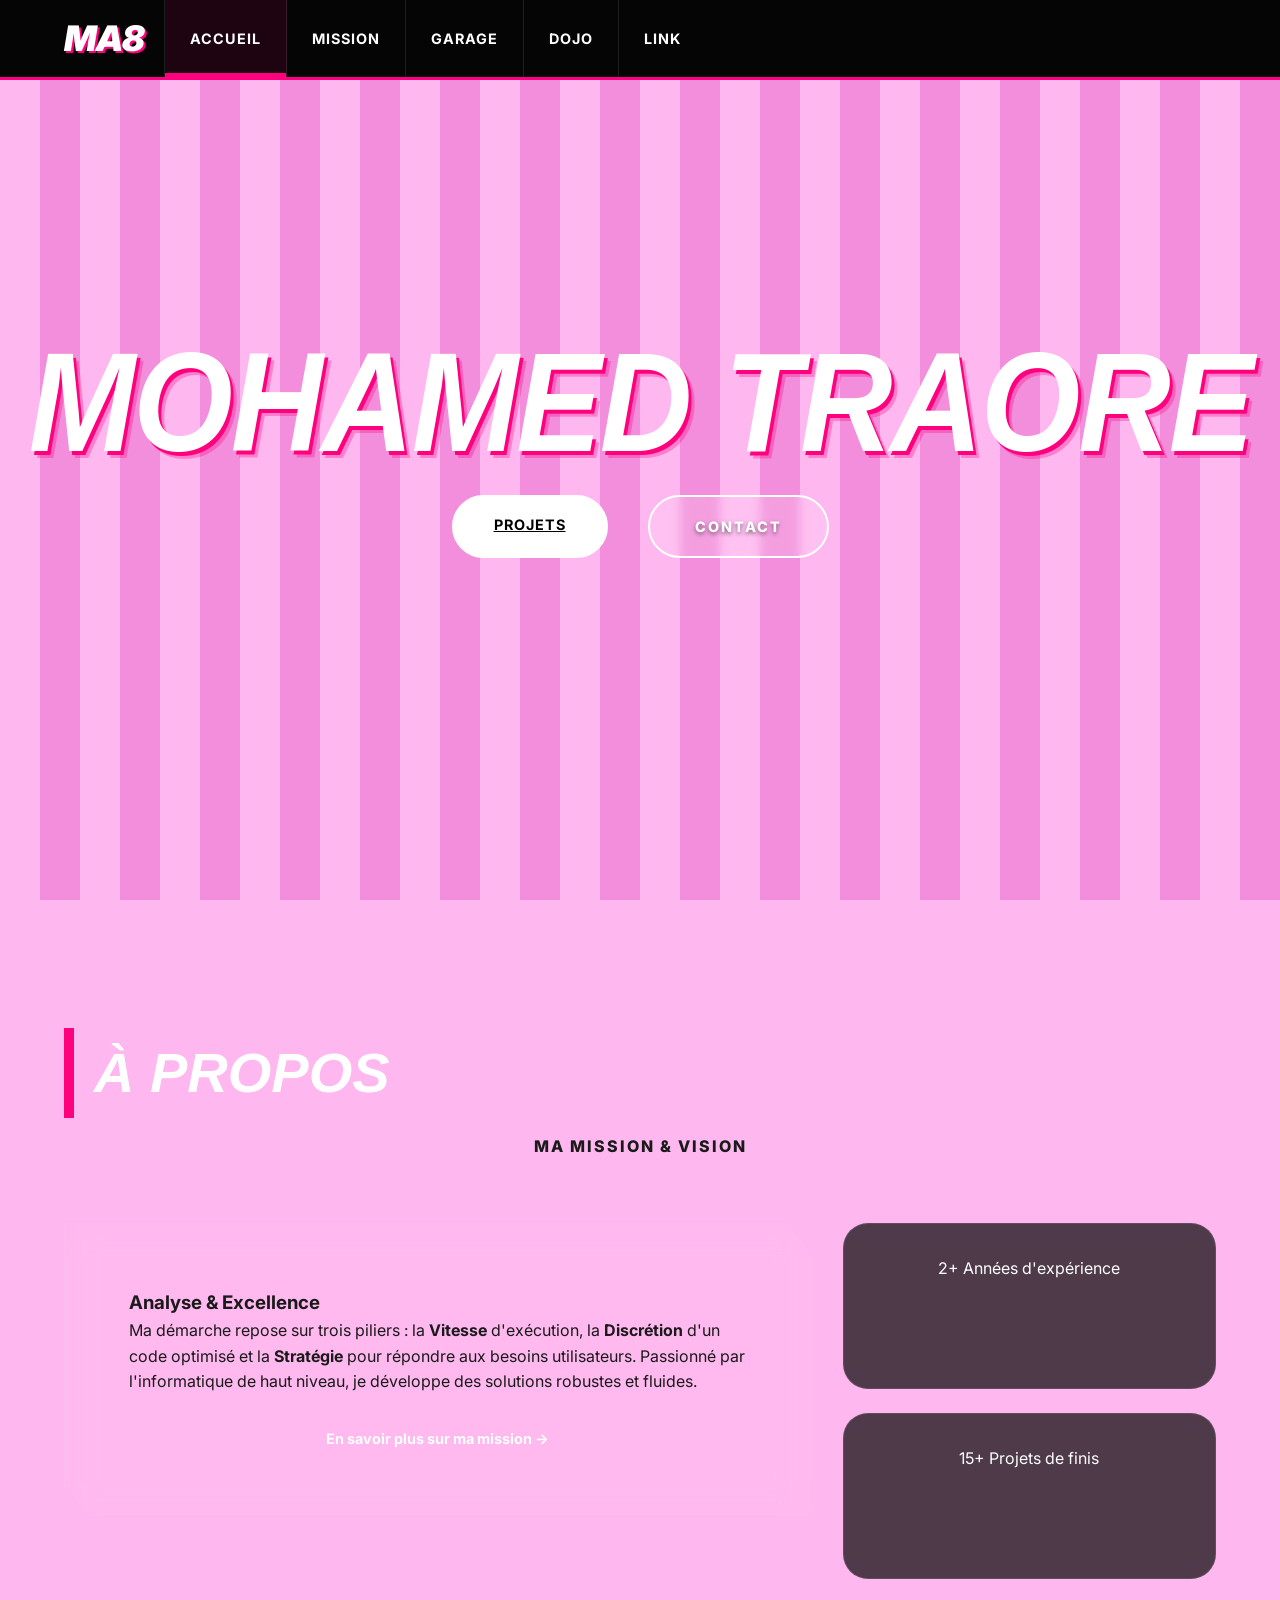
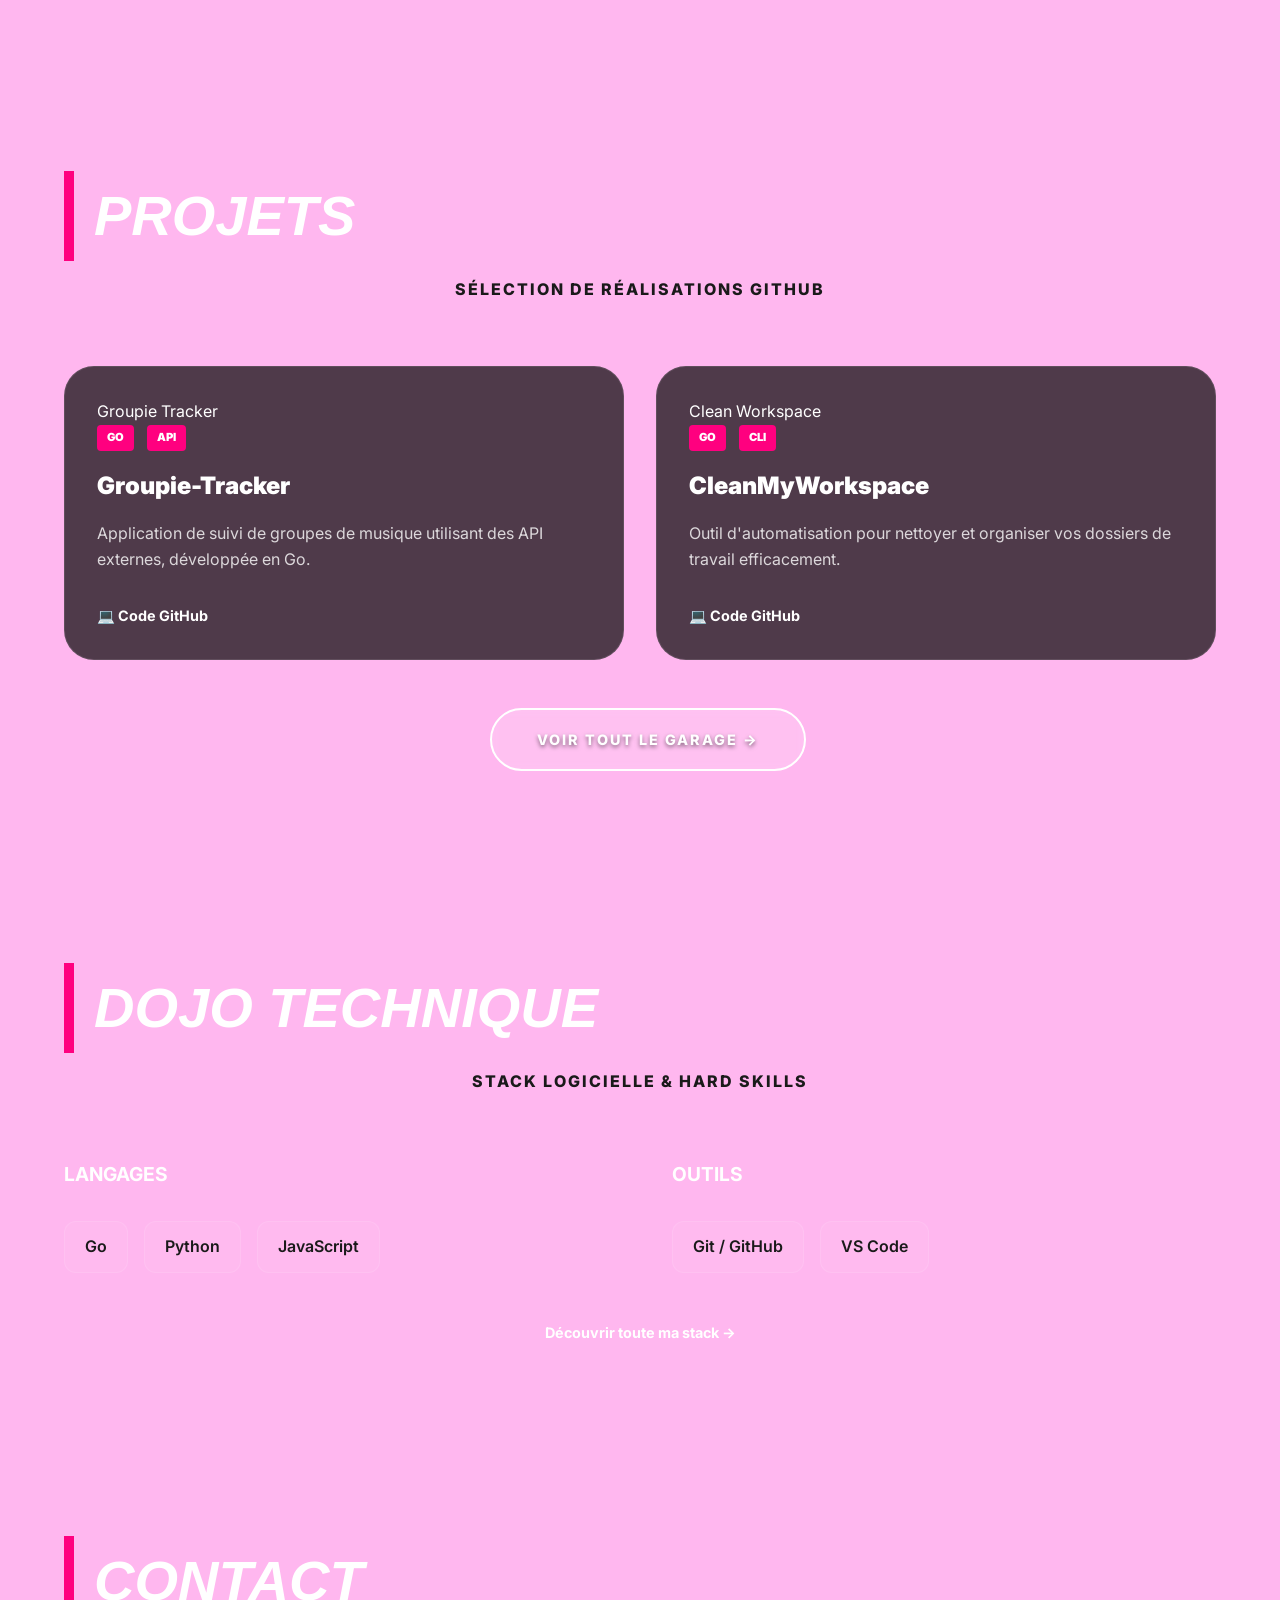
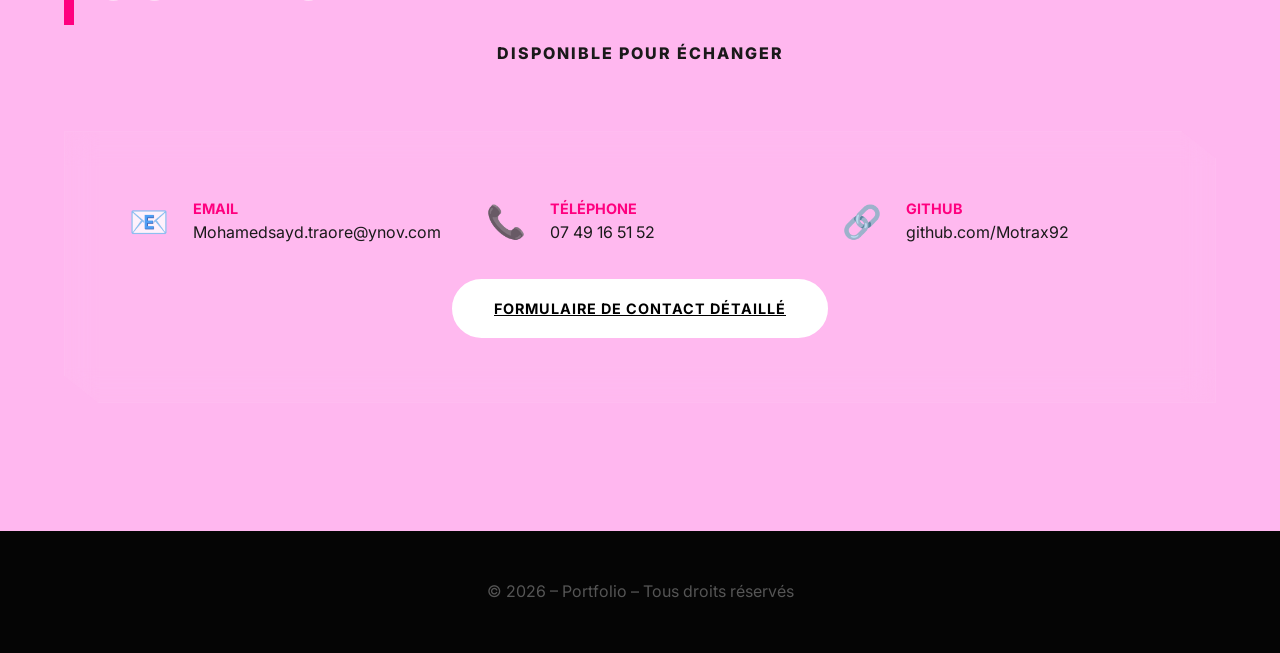
<file: index.html>
<!DOCTYPE html>
<html lang="fr">
<head>
    <meta charset="UTF-8">
    <meta name="viewport" content="width=device-width, initial-scale=1.0">
    <title>Portfolio – Prénom Nom</title>
    <link href="https://fonts.googleapis.com/css2?family=Syncopate:wght@700&family=Inter:wght@900&display=swap" rel="stylesheet">
    <link rel="stylesheet" href="style.css">
</head>

<body>

<header class="top-header">
    <div class="header-logo"><a href="index.html">MA8</a></div>
    <nav class="top-nav">
        <a href="index.html" class="active">ACCUEIL</a>
        <a href="apropos.html">MISSION</a>
        <a href="projets.html">GARAGE</a>
        <a href="competences.html">DOJO</a>
        <a href="contact.html">LINK</a>
    </nav>
</header>

<section id="accueil" class="hero">
    <div class="header-content">
        <h1 class="giant-name">Mohamed Traore</h1>
        <div class="cta-container">
            <a href="projets.html" class="btn-primary">Projets</a>
            <a href="contact.html" class="btn-secondary">Contact</a>
        </div>
    </div>
</section>

<main>

<section id="apropos" class="section-container">
    <div class="section-header">
        <h2 class="section-title">À Propos</h2>
        <span class="section-subtitle">Ma Mission & Vision</span>
    </div>
    <div class="about-grid">
        <div class="card about-main">
            <h3>Analyse & Excellence</h3>
            <p>
                Ma démarche repose sur trois piliers : la <strong>Vitesse</strong> d'exécution, la <strong>Discrétion</strong> d'un code optimisé et la <strong>Stratégie</strong> pour répondre aux besoins utilisateurs. 
                Passionné par l'informatique de haut niveau, je développe des solutions robustes et fluides.
            </p>
            <div class="cta-container" style="margin-top: 2rem;">
                <a href="apropos.html" class="link-icon">En savoir plus sur ma mission →</a>
            </div>
        </div>
        <div class="stats-grid">
            <div class="stat-card">
                <span class="stat-number">2+</span>
                <span class="stat-label">Années d'expérience</span>
            </div>
            <div class="stat-card">
                <span class="stat-number">15+</span>
                <span class="stat-label">Projets de finis</span>
            </div>
        </div>
    </div>
</section>

<section id="projets" class="section-container">
    <div class="section-header">
        <h2 class="section-title">Projets</h2>
        <span class="section-subtitle">Sélection de réalisations GitHub</span>
    </div>

    <div class="projects-grid">
        <!-- PROJET 1: Groupie-Tracker -->
        <div class="project-card">
            <div class="project-img-placeholder">Groupie Tracker</div>
            <div class="project-info">
                <div class="project-tags">
                    <span class="tag">Go</span>
                    <span class="tag">API</span>
                </div>
                <h3>Groupie-Tracker</h3>
                <p>Application de suivi de groupes de musique utilisant des API externes, développée en Go.</p>
                <div class="project-links">
                    <a href="https://github.com/Motrax92/Groupie-Tracker" target="_blank" class="link-icon">💻 Code GitHub</a>
                </div>
            </div>
        </div>

        <!-- PROJET 2: CleanMyWorkspace -->
        <div class="project-card">
            <div class="project-img-placeholder">Clean Workspace</div>
            <div class="project-info">
                <div class="project-tags">
                    <span class="tag">Go</span>
                    <span class="tag">CLI</span>
                </div>
                <h3>CleanMyWorkspace</h3>
                <p>Outil d'automatisation pour nettoyer et organiser vos dossiers de travail efficacement.</p>
                <div class="project-links">
                    <a href="https://github.com/Motrax92/CleanMyWorkspace" target="_blank" class="link-icon">💻 Code GitHub</a>
                </div>
            </div>
        </div>
    </div>
    <div class="cta-container" style="text-align: center; margin-top: 3rem;">
        <a href="projets.html" class="btn-secondary">Voir tout le garage →</a>
    </div>
</section>

<section id="competences" class="section-container">
    <div class="section-header">
        <h2 class="section-title">Dojo Technique</h2>
        <span class="section-subtitle">Stack logicielle & Hard Skills</span>
    </div>
    <div class="skills-wrapper">
        <div class="skill-category">
            <h4>Langages</h4>
            <div class="skill-list">
                <span class="badge-skill">Go</span>
                <span class="badge-skill">Python</span>
                <span class="badge-skill">JavaScript</span>
            </div>
        </div>
        <div class="skill-category">
            <h4>Outils</h4>
            <div class="skill-list">
                <span class="badge-skill">Git / GitHub</span>
                <span class="badge-skill">VS Code</span>
            </div>
        </div>
    </div>
    <div class="cta-container" style="margin-top: 3rem;">
        <a href="competences.html" class="link-icon">Découvrir toute ma stack →</a>
    </div>
</section>

<section id="contact" class="section-container">
    <div class="section-header">
        <h2 class="section-title">Contact</h2>
        <span class="section-subtitle">Disponible pour échanger</span>
    </div>
    <div class="contact-card card">
        <div class="contact-info-grid">
            <div class="contact-item">
                <span class="icon">📧</span>
                <div>
                    <strong>Email</strong>
                    <p>Mohamedsayd.traore@ynov.com</p>
                </div>
            </div>
            <div class="contact-item">
                <span class="icon">📞</span>
                <div>
                    <strong>Téléphone</strong>
                    <p>07 49 16 51 52</p>
                </div>
            </div>
            <div class="contact-item">
                <span class="icon">🔗</span>
                <div>
                    <strong>GitHub</strong>
                    <p>github.com/Motrax92</p>
                </div>
            </div>
        </div>
        <div class="cta-container" style="margin-top: 2rem; text-align: center;">
            <a href="contact.html" class="btn-primary">Formulaire de contact détaillé</a>
        </div>
    </div>
</section>

</main>

<footer>
    © 2026 – Portfolio – Tous droits réservés
</footer>

</body>
</html>
</file>
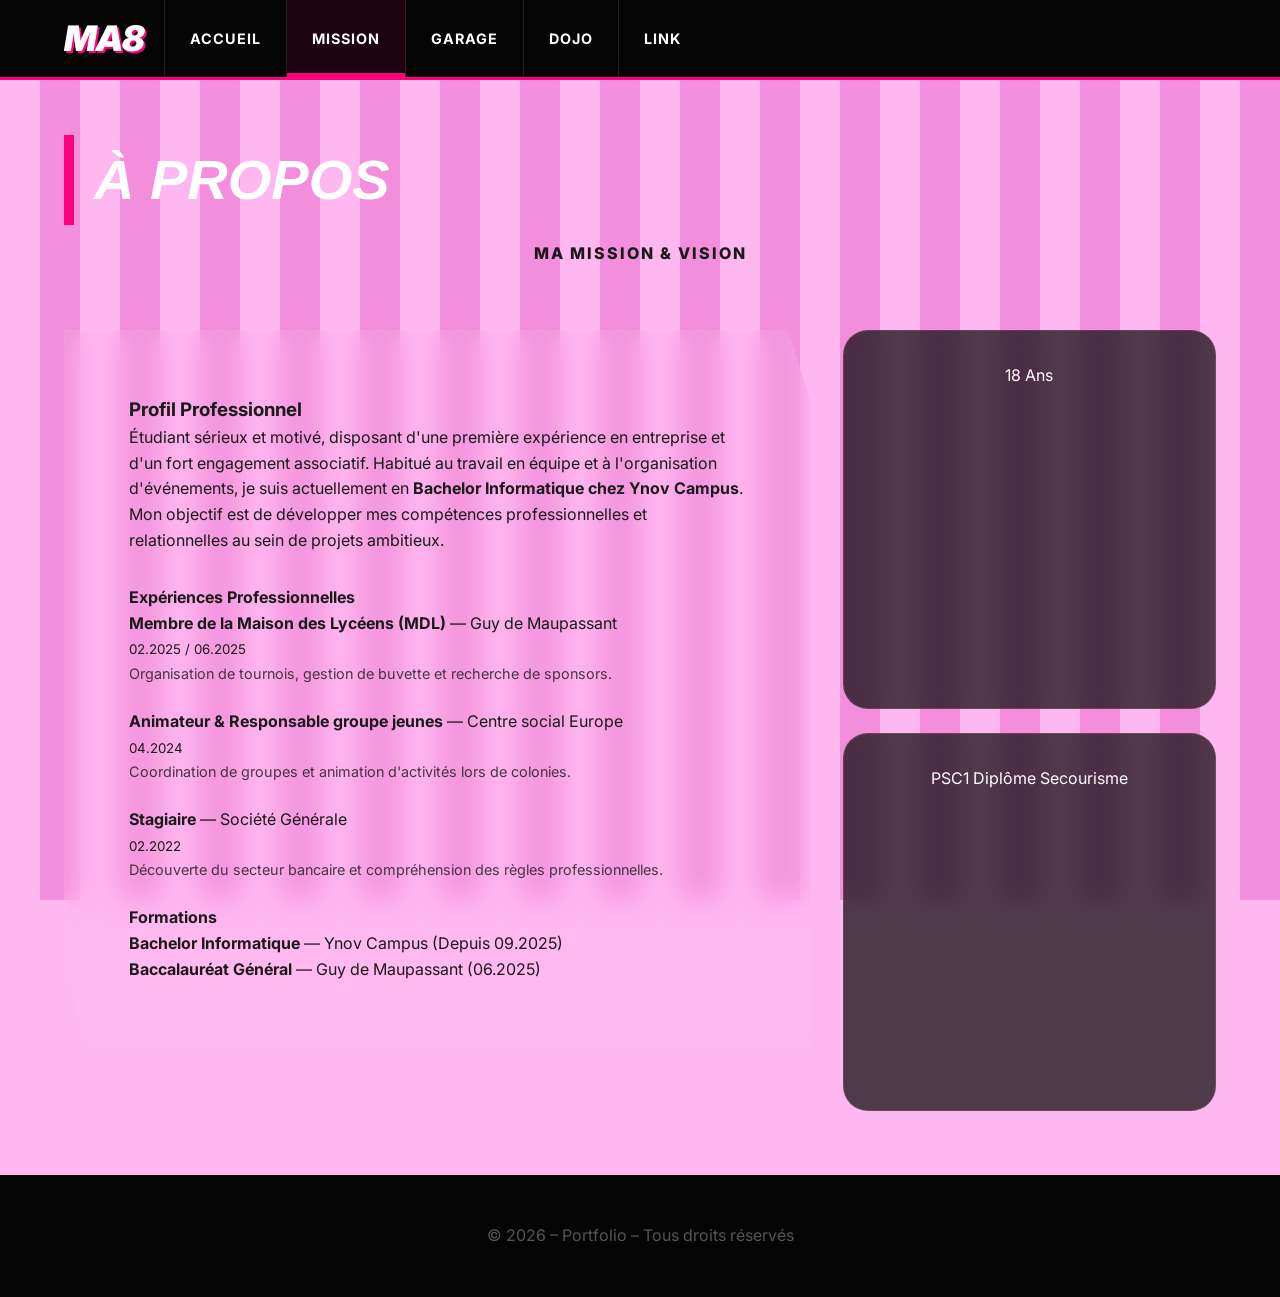
<file: apropos.html>
<!DOCTYPE html>
<html lang="fr">
<head>
    <meta charset="UTF-8">
    <meta name="viewport" content="width=device-width, initial-scale=1.0">
    <title>À Propos – Mohamed Traore</title>
    <link rel="stylesheet" href="style.css">
    <link href="https://fonts.googleapis.com/css2?family=Inter:wght@400;600;800;900&display=swap" rel="stylesheet">
</head>
<body>

<header class="top-header">
    <div class="header-logo"><a href="index.html">MA8</a></div>
    <nav class="top-nav">
        <a href="index.html">ACCUEIL</a>
        <a href="apropos.html" class="active">MISSION</a>
        <a href="projets.html">GARAGE</a>
        <a href="competences.html">DOJO</a>
        <a href="contact.html">LINK</a>
    </nav>
</header>

<main>
    <section class="section-container" style="padding-top: 15vh;">
        <div class="section-header">
            <h2 class="section-title">À Propos</h2>
            <span class="section-subtitle">Ma Mission & Vision</span>
        </div>
        <div class="about-grid">
            <div class="card about-main">
                <h3>Profil Professionnel</h3>
                <p>
                    Étudiant sérieux et motivé, disposant d'une première expérience en entreprise et d'un fort engagement associatif. Habitué au travail en équipe et à l'organisation d'événements, je suis actuellement en <strong>Bachelor Informatique chez Ynov Campus</strong>. Mon objectif est de développer mes compétences professionnelles et relationnelles au sein de projets ambitieux.
                </p>
                <div class="cv-details" style="margin-top: 2rem;">
                    <h4>Expériences Professionnelles</h4>
                    <ul style="list-style: none; padding: 0;">
                        <li style="margin-bottom: 1.5rem;">
                            <strong>Membre de la Maison des Lycéens (MDL)</strong> — Guy de Maupassant <br>
                            <small>02.2025 / 06.2025</small>
                            <p style="font-size: 0.9rem; opacity: 0.8;">Organisation de tournois, gestion de buvette et recherche de sponsors.</p>
                        </li>
                        <li style="margin-bottom: 1.5rem;">
                            <strong>Animateur & Responsable groupe jeunes</strong> — Centre social Europe <br>
                            <small>04.2024</small>
                            <p style="font-size: 0.9rem; opacity: 0.8;">Coordination de groupes et animation d'activités lors de colonies.</p>
                        </li>
                        <li style="margin-bottom: 1.5rem;">
                            <strong>Stagiaire</strong> — Société Générale <br>
                            <small>02.2022</small>
                            <p style="font-size: 0.9rem; opacity: 0.8;">Découverte du secteur bancaire et compréhension des règles professionnelles.</p>
                        </li>
                    </ul>

                    <h4>Formations</h4>
                    <ul style="list-style: none; padding: 0;">
                        <li><strong>Bachelor Informatique</strong> — Ynov Campus (Depuis 09.2025)</li>
                        <li><strong>Baccalauréat Général</strong> — Guy de Maupassant (06.2025)</li>
                    </ul>
                </div>
            </div>
            <div class="stats-grid">
                <div class="stat-card">
                    <span class="stat-number">18</span>
                    <span class="stat-label">Ans</span>
                </div>
                <div class="stat-card">
                    <span class="stat-number">PSC1</span>
                    <span class="stat-label">Diplôme Secourisme</span>
                </div>
            </div>
        </div>
    </section>
</main>

<footer>
    © 2026 – Portfolio – Tous droits réservés
</footer>

</body>
</html>
</file>
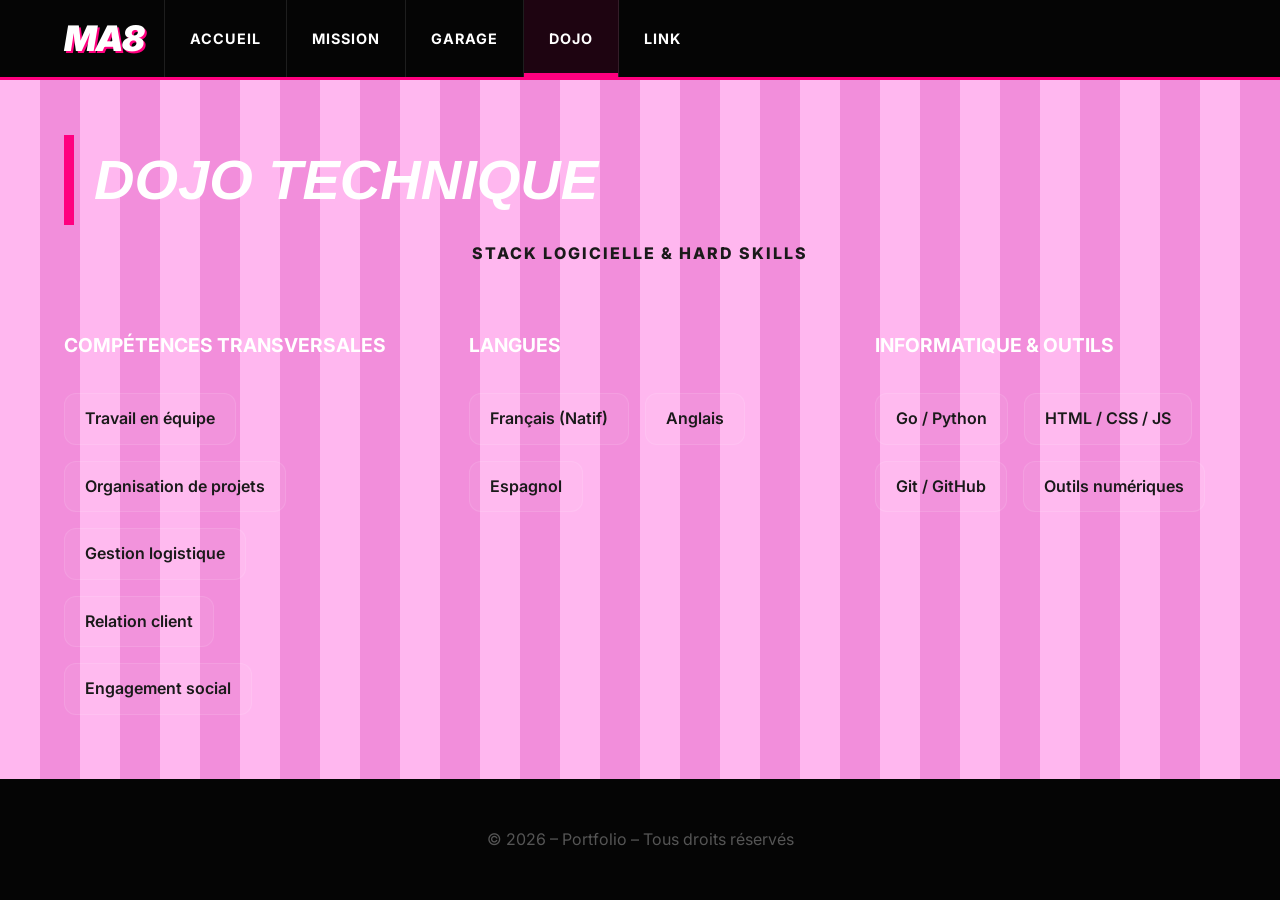
<file: competences.html>
<!DOCTYPE html>
<html lang="fr">
<head>
    <meta charset="UTF-8">
    <meta name="viewport" content="width=device-width, initial-scale=1.0">
    <title>Compétences – Mohamed Traore</title>
    <link rel="stylesheet" href="style.css">
    <link href="https://fonts.googleapis.com/css2?family=Inter:wght@400;600;800;900&display=swap" rel="stylesheet">
</head>
<body>

<header class="top-header">
    <div class="header-logo"><a href="index.html">MA8</a></div>
    <nav class="top-nav">
        <a href="index.html">ACCUEIL</a>
        <a href="apropos.html">MISSION</a>
        <a href="projets.html">GARAGE</a>
        <a href="competences.html" class="active">DOJO</a>
        <a href="contact.html">LINK</a>
    </nav>
</header>

<main>
    <section class="section-container" style="padding-top: 15vh;">
        <div class="section-header">
            <h2 class="section-title">Dojo Technique</h2>
            <span class="section-subtitle">Stack logicielle & Hard Skills</span>
        </div>
        <div class="skills-wrapper">
            <div class="skill-category">
                <h4>Compétences Transversales</h4>
                <div class="skill-list">
                    <span class="badge-skill">Travail en équipe</span>
                    <span class="badge-skill">Organisation de projets</span>
                    <span class="badge-skill">Gestion logistique</span>
                    <span class="badge-skill">Relation client</span>
                    <span class="badge-skill">Engagement social</span>
                </div>
            </div>
            <div class="skill-category">
                <h4>Langues</h4>
                <div class="skill-list">
                    <span class="badge-skill">Français (Natif)</span>
                    <span class="badge-skill">Anglais</span>
                    <span class="badge-skill">Espagnol</span>
                </div>
            </div>
            <div class="skill-category">
                <h4>Informatique & Outils</h4>
                <div class="skill-list">
                    <span class="badge-skill">Go / Python</span>
                    <span class="badge-skill">HTML / CSS / JS</span>
                    <span class="badge-skill">Git / GitHub</span>
                    <span class="badge-skill">Outils numériques</span>
                </div>
            </div>
        </div>
    </section>
</main>

<footer>
    © 2026 – Portfolio – Tous droits réservés
</footer>

</body>
</html>
</file>
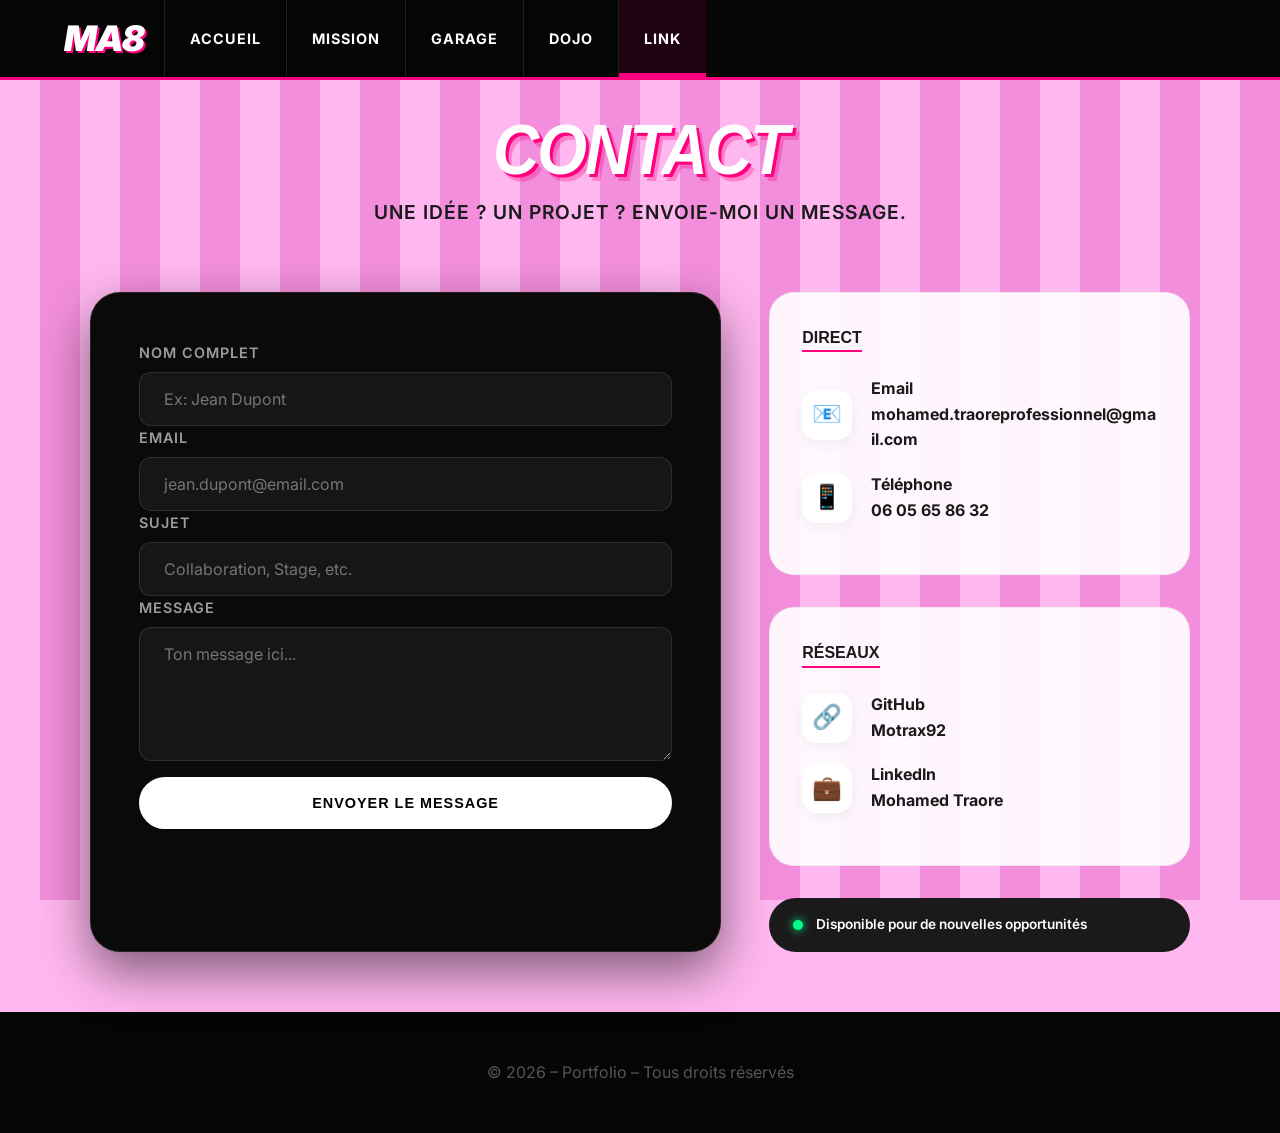
<file: contact.html>
<!DOCTYPE html>
<html lang="fr">
<head>
    <meta charset="UTF-8">
    <meta name="viewport" content="width=device-width, initial-scale=1.0">
    <title>Contact – Mohamed Traore</title>
    <link rel="stylesheet" href="style.css">
    <link href="https://fonts.googleapis.com/css2?family=Inter:wght@400;600;800;900&display=swap" rel="stylesheet">
</head>
<body>

<header class="top-header">
    <div class="header-logo"><a href="index.html">MA8</a></div>
    <nav class="top-nav">
        <a href="index.html">ACCUEIL</a>
        <a href="apropos.html">MISSION</a>
        <a href="projets.html">GARAGE</a>
        <a href="competences.html">DOJO</a>
        <a href="contact.html" class="active">LINK</a>
    </nav>
</header>

<main>
    <section class="contact-section">
        <div class="contact-container">
            <div class="contact-header">
                <h1 class="giant-name" style="font-size: clamp(2.5rem, 6vw, 4rem); margin-bottom: 1rem;">Contact</h1>
                <p class="contact-subtitle">Une idée ? Un projet ? Envoie-moi un message.</p>
            </div>

            <div class="contact-grid">
                <!-- Formulaire de contact -->
                <div class="contact-form-container">
                    <form class="contact-form" action="https://formspree.io/f/mvzdbnev" method="POST">
                        <div class="form-group">
                            <label for="name">Nom complet</label>
                            <input type="text" id="name" name="name" placeholder="Ex: Jean Dupont" required>
                        </div>
                        <div class="form-group">
                            <label for="email">Email</label>
                            <input type="email" id="email" name="_replyto" placeholder="jean.dupont@email.com" required>
                        </div>
                        <div class="form-group">
                            <label for="subject">Sujet</label>
                            <input type="text" id="subject" name="subject" placeholder="Collaboration, Stage, etc." required>
                        </div>
                        <div class="form-group">
                            <label for="message">Message</label>
                            <textarea id="message" name="message" rows="5" placeholder="Ton message ici..." required></textarea>
                        </div>
                        <button type="submit" class="btn-primary" style="width: 100%; margin-top: 1rem; cursor: pointer;">Envoyer le message</button>
                    </form>
                </div>

                <!-- Infos de contact -->
                <div class="contact-details">
                    <div class="detail-card">
                        <h3>Direct</h3>
                        <div class="detail-item">
                            <span class="detail-icon">📧</span>
                            <div class="detail-text">
                                <strong>Email</strong>
                                <a href="mailto:mohamed.traoreprofessionnel@gmail.com">mohamed.traoreprofessionnel@gmail.com</a>
                            </div>
                        </div>
                        <div class="detail-item">
                            <span class="detail-icon">📱</span>
                            <div class="detail-text">
                                <strong>Téléphone</strong>
                                <a href="tel:+33605658632">06 05 65 86 32</a>
                            </div>
                        </div>
                    </div>

                    <div class="detail-card">
                        <h3>Réseaux</h3>
                        <div class="detail-item">
                            <span class="detail-icon">🔗</span>
                            <div class="detail-text">
                                <strong>GitHub</strong>
                                <a href="https://github.com/Motrax92" target="_blank">Motrax92</a>
                            </div>
                        </div>
                        <div class="detail-item">
                            <span class="detail-icon">💼</span>
                            <div class="detail-text">
                                <strong>LinkedIn</strong>
                                <a href="#">Mohamed Traore</a>
                            </div>
                        </div>
                    </div>
                    
                    <div class="status-badge">
                        <span class="status-dot"></span>
                        Disponible pour de nouvelles opportunités
                    </div>
                </div>
            </div>
        </div>
    </section>
</main>

<footer>
    © 2026 – Portfolio – Tous droits réservés
</footer>

</body>
</html>
</file>
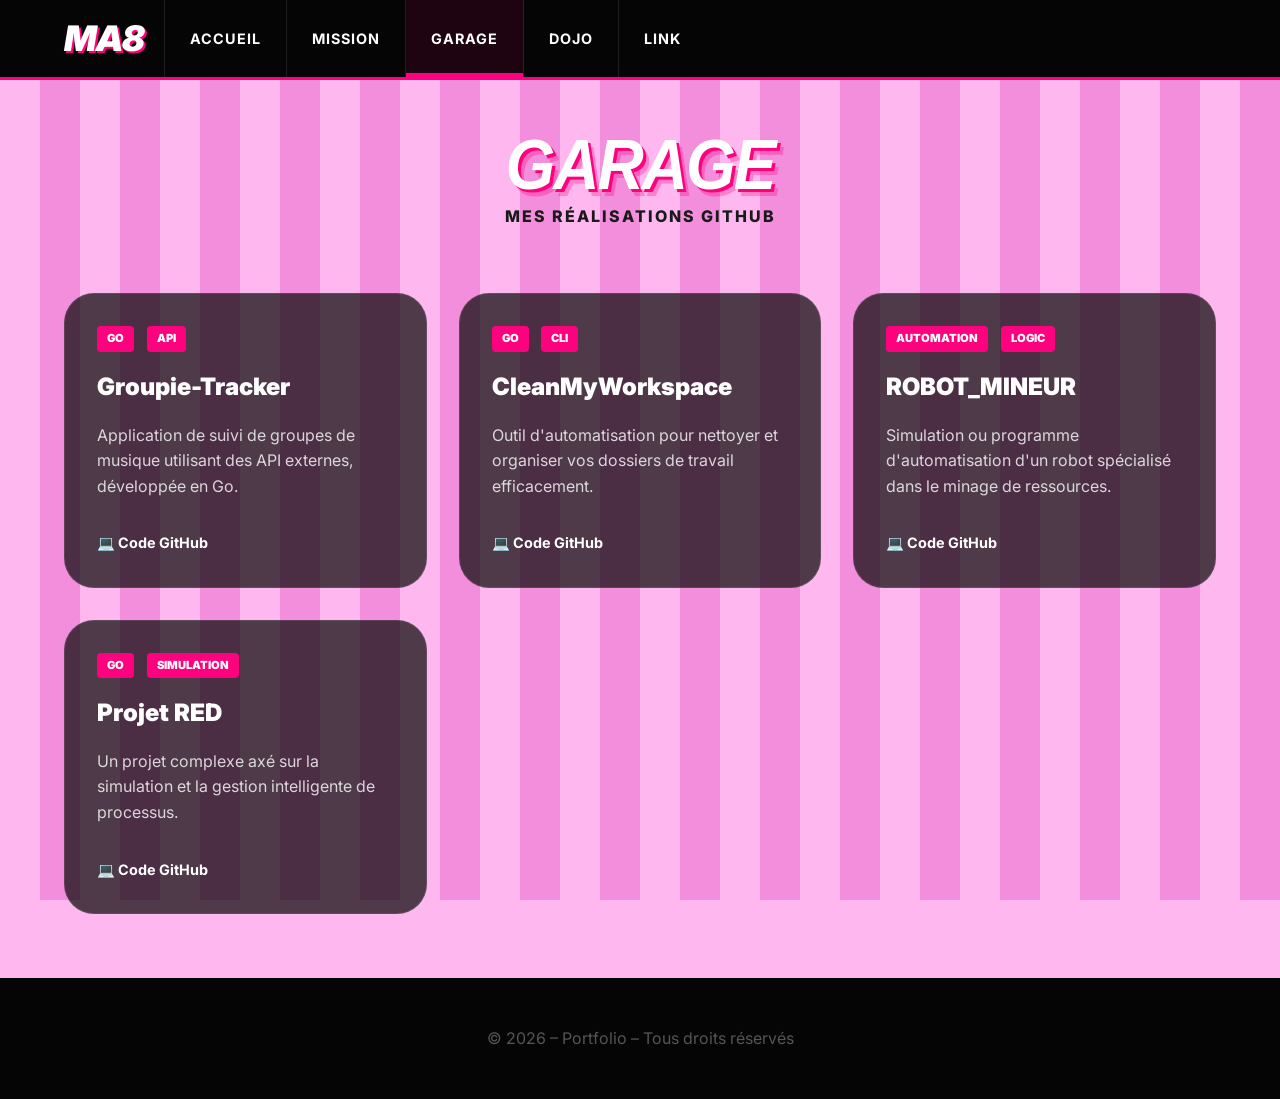
<file: projets.html>
<!DOCTYPE html>
<html lang="fr">
<head>
    <meta charset="UTF-8">
    <meta name="viewport" content="width=device-width, initial-scale=1.0">
    <title>Projets – Mohamed Traore</title>
    <link rel="stylesheet" href="style.css">
    <link href="https://fonts.googleapis.com/css2?family=Inter:wght@400;600;800;900&display=swap" rel="stylesheet">
</head>
<body>

<header class="top-header">
    <div class="header-logo"><a href="index.html">MA8</a></div>
    <nav class="top-nav">
        <a href="index.html">ACCUEIL</a>
        <a href="apropos.html">MISSION</a>
        <a href="projets.html" class="active">GARAGE</a>
        <a href="competences.html">DOJO</a>
        <a href="contact.html">LINK</a>
    </nav>
</header>

<main>
    <section class="section-container" style="padding-top: 15vh;">
        <div class="section-header" style="text-align: center; margin-bottom: 4rem;">
            <h1 class="giant-name" style="font-size: clamp(2.5rem, 6vw, 4rem); margin-bottom: 0.5rem; text-align: center; width: 100%; color: white;">Garage</h1>
            <p style="text-align: center; font-weight: 800; text-transform: uppercase; letter-spacing: 2px; color: #1a1a1a;">Mes réalisations GitHub</p>
        </div>

        <div class="projects-grid">
            <!-- PROJET 1: Groupie-Tracker -->
            <div class="project-card">
                <div class="project-info">
                    <div class="project-tags">
                        <span class="tag">Go</span>
                        <span class="tag">API</span>
                    </div>
                    <h3>Groupie-Tracker</h3>
                    <p>Application de suivi de groupes de musique utilisant des API externes, développée en Go.</p>
                    <div class="project-links">
                        <a href="https://github.com/Motrax92/Groupie-Tracker" target="_blank" class="link-icon">💻 Code GitHub</a>
                    </div>
                </div>
            </div>

            <!-- PROJET 2: CleanMyWorkspace -->
            <div class="project-card">
                <div class="project-info">
                    <div class="project-tags">
                        <span class="tag">Go</span>
                        <span class="tag">CLI</span>
                    </div>
                    <h3>CleanMyWorkspace</h3>
                    <p>Outil d'automatisation pour nettoyer et organiser vos dossiers de travail efficacement.</p>
                    <div class="project-links">
                        <a href="https://github.com/Motrax92/CleanMyWorkspace" target="_blank" class="link-icon">💻 Code GitHub</a>
                    </div>
                </div>
            </div>

            <!-- PROJET 3: ROBOT_MINEUR -->
            <div class="project-card">
                <div class="project-info">
                    <div class="project-tags">
                        <span class="tag">Automation</span>
                        <span class="tag">Logic</span>
                    </div>
                    <h3>ROBOT_MINEUR</h3>
                    <p>Simulation ou programme d'automatisation d'un robot spécialisé dans le minage de ressources.</p>
                    <div class="project-links">
                        <a href="https://github.com/Motrax92/ROBOT_MINEUR" target="_blank" class="link-icon">💻 Code GitHub</a>
                    </div>
                </div>
            </div>

            <!-- PROJET 4: projet_red -->
            <div class="project-card">
                <div class="project-info">
                    <div class="project-tags">
                        <span class="tag">Go</span>
                        <span class="tag">Simulation</span>
                    </div>
                    <h3>Projet RED</h3>
                    <p>Un projet complexe axé sur la simulation et la gestion intelligente de processus.</p>
                    <div class="project-links">
                        <a href="https://github.com/Motrax92/projet_red" target="_blank" class="link-icon">💻 Code GitHub</a>
                    </div>
                </div>
            </div>
        </div>
    </section>
</main>

<footer>
    © 2026 – Portfolio – Tous droits réservés
</footer>

</body>
</html>
</file>
<file: style.css>
/* RESET & FIX OVERFLOW */
* {
    margin: 0;
    padding: 0;
    box-sizing: border-box;
}

html, body {
    width: 100%;
    overflow-x: hidden; /* Empêche le balancement gauche-droite */
    position: relative;
}

:root {
    --m8-pink: #ff007f;
    --m8-light-pink: #ffb7ef;
    --m8-dark-pink: #f28edb;
    --m8-black: #050505;
    --m8-grey: rgba(255, 255, 255, 0.1);
    --glass: rgba(5, 5, 5, 0.7);
}

/* BASE AVEC BANDES EN FOND */
body {
    font-family: 'Inter', sans-serif;
    color: #1a1a1a;
    margin: 0;
    line-height: 1.6;
    background-color: var(--m8-light-pink);
    background-image: 
        repeating-linear-gradient(90deg, 
            var(--m8-light-pink) 0px, 
            var(--m8-light-pink) 40px, 
            var(--m8-dark-pink) 40px, 
            var(--m8-dark-pink) 80px
        );
    background-attachment: fixed;
}

.top-header {
    position: fixed;
    top: 0;
    left: 0;
    width: 100%;
    display: flex;
    justify-content: space-between;
    align-items: center;
    padding: 0 5%;
    height: 80px;
    background: #050505;
    z-index: 1000;
    border-bottom: 3px solid var(--m8-pink);
    box-sizing: border-box;
}

.header-logo {
    display: flex;
    align-items: center;
    height: 100%;
    padding-right: 20px;
    border-right: 1px solid rgba(255, 255, 255, 0.1);
}

.header-logo a {
    text-decoration: none;
    font-size: 2.2rem;
    font-weight: 900;
    font-style: italic;
    color: white;
    text-transform: uppercase;
    letter-spacing: -1px;
    text-shadow: 2px 2px var(--m8-pink);
}

.top-nav {
    display: flex;
    align-items: center;
    height: 100%;
    flex: 1;
}

.top-nav a {
    color: white;
    text-decoration: none;
    font-weight: 700;
    text-transform: uppercase;
    font-size: 0.9rem;
    letter-spacing: 1px;
    height: 100%;
    display: flex;
    align-items: center;
    padding: 0 25px;
    border-right: 1px solid rgba(255, 255, 255, 0.1);
    transition: all 0.3s ease;
    position: relative;
}

.top-nav a:last-child {
    border-right: none;
}

.top-nav a:hover,
.top-nav a.active {
    background: rgba(255, 0, 127, 0.1);
    color: var(--m8-pink);
}

.top-nav a.active::after {
    content: '';
    position: absolute;
    bottom: 0;
    left: 0;
    width: 100%;
    height: 4px;
    background: var(--m8-pink);
}

@media (max-width: 900px) {
    .top-header {
        height: 60px;
        padding: 0 2%;
    }
    .header-logo a {
        font-size: 1.5rem;
    }
    .top-nav a {
        padding: 0 12px;
        font-size: 0.7rem;
    }
}

@media (max-width: 600px) {
    .top-nav {
        gap: 0;
    }
    .top-nav a {
        padding: 0 8px;
        font-size: 0.65rem;
        letter-spacing: 0;
    }
    .header-logo {
        padding-right: 10px;
    }
}

.top-nav a::after {
    content: '';
    position: absolute;
    bottom: -5px;
    left: 0;
    width: 0;
    height: 2px;
    background: var(--m8-pink);
    transition: width 0.3s ease;
}

.top-nav a:hover,
.top-nav a.active {
    color: white;
}

.top-nav a:hover::after,
.top-nav a.active::after {
    width: 100%;
}

/* SECTION HERO */
.hero {
    height: 100vh;
    width: 100%;
    display: flex;
    flex-direction: column;
    justify-content: center;
    align-items: center;
    text-align: center;
    position: relative;
    padding: 2% 2%;
    background: transparent;
    overflow: hidden;
    box-sizing: border-box;
}

.giant-name {
    font-family: 'Syncopate', sans-serif;
    font-size: clamp(2.5rem, 12vw, 8rem);
    font-weight: 700;
    font-style: italic;
    text-transform: uppercase;
    color: white;
    margin: 0;
    line-height: 0.95;
    letter-spacing: -2px;
    display: block;
    width: 100%;
    transform: scaleY(1.1);
    box-sizing: border-box;
    text-shadow: 
        3px 3px 0px var(--m8-pink),
        6px 6px 0px rgba(255, 0, 127, 0.3);
}

@media (max-width: 600px) {
    .giant-name {
        letter-spacing: -1px;
        line-height: 1;
        text-shadow: 
            2px 2px 0px var(--m8-pink),
            4px 4px 0px rgba(255, 0, 127, 0.3);
    }
}

.header-content {
    z-index: 2;
    padding: 0;
    background: none;
    width: 100%;
    max-width: 100%;
    margin: 0 auto;
    display: flex;
    flex-direction: column;
    align-items: center;
    justify-content: center;
    text-align: center;
    animation: fadeIn 1.2s cubic-bezier(0.4, 0, 0.2, 1);
    box-sizing: border-box;
}

.cta-container {
    display: flex;
    gap: 1.5rem;
    justify-content: center;
    margin-top: 2rem;
    flex-wrap: wrap;
    width: 100%;
}

@media (max-width: 600px) {
    .cta-container {
        flex-direction: column;
        align-items: center;
        gap: 1rem;
    }
    .btn-primary, .btn-secondary {
        width: 100%;
        max-width: 280px; /* Évite que les boutons soient trop larges sur mobile */
        margin-left: 0 !important;
    }
}

.btn-primary, .btn-secondary {
    padding: 1rem 2.5rem;
    font-weight: 700;
    text-transform: uppercase;
    border-radius: 50px;
    transition: all 0.3s ease;
    letter-spacing: 1px;
    font-size: 0.9rem;
}

.btn-primary {
    background: white;
    color: black;
    border: 2px solid white;
}

.btn-secondary {
    background: transparent;
    color: white;
    border: 2px solid white;
    backdrop-filter: blur(5px);
}

.btn-primary:hover {
    background: #ff007f;
    border-color: #ff007f;
    color: white;
    transform: translateY(-3px);
    box-shadow: 0 10px 20px rgba(255, 0, 127, 0.4);
}

.btn-secondary:hover {
    background: rgba(255, 255, 255, 0.1);
    transform: translateY(-3px);
}

.badge {
    display: inline-block;
    padding: 10px 20px;
    background: rgba(255, 0, 127, 0.2);
    border-radius: 50px;
    font-size: 0.8rem;
    font-weight: 800;
    text-transform: uppercase;
    letter-spacing: 3px;
    color: white;
    border: 2px solid var(--m8-pink);
    margin-bottom: 2.5rem;
    color: #fff;
    text-shadow: 0 0 10px var(--m8-pink);
}

.hero-desc {
    max-width: 650px;
    margin: 0 auto 3rem;
    font-size: 1.25rem;
    color: #e0e0e0; /* Blanc cassé pour moins de fatigue visuelle mais plus de lisibilité */
    font-weight: 500;
    line-height: 1.6;
    text-shadow: 0 4px 8px rgba(0, 0, 0, 0.8);
}

.btn-secondary {
    padding: 18px 45px;
    border: 2px solid white;
    background: rgba(255, 255, 255, 0.15);
    color: white;
    text-decoration: none;
    font-weight: 800;
    text-transform: uppercase;
    letter-spacing: 2px;
    transition: all 0.3s ease;
    border-radius: 50px;
    display: inline-block;
    margin-left: 1rem;
    backdrop-filter: blur(5px);
    text-shadow: 0 2px 4px rgba(0, 0, 0, 0.5);
}

.btn-secondary:hover {
    background: white;
    color: #050505;
    text-shadow: none;
}

/* SECTION CONTAINER */
.section-container {
    width: 100%;
    max-width: 1300px; /* Limite la largeur sur les grands écrans PC */
    margin: 0 auto;
    padding: 8rem 5% 4rem;
    display: flex;
    flex-direction: column;
    box-sizing: border-box;
    overflow: hidden;
}

@media (max-width: 1100px) {
    .section-container {
        padding: 6rem 4% 3rem;
    }
}

@media (max-width: 600px) {
    .section-container {
        padding: 5rem 1.2rem 2.5rem;
    }
}

.section-header {
    margin-bottom: 4rem;
    text-align: center;
    width: 100%;
    padding: 0;
}

.section-title {
    font-family: 'Syncopate', sans-serif;
    font-size: clamp(2rem, 5vw, 3.5rem);
    font-weight: 700;
    font-style: italic;
    color: white;
    text-transform: uppercase;
    margin-bottom: 1rem;
    width: 100%;
}

.section-subtitle {
    display: block;
    font-weight: 800;
    text-transform: uppercase;
    letter-spacing: 2px;
    color: #1a1a1a;
    width: 100%;
}

/* ABOUT GRID */
.about-grid {
    display: flex;
    flex-direction: column;
    gap: 2rem;
    width: 100%;
}

@media (min-width: 1101px) {
    .about-grid {
        display: grid;
        grid-template-columns: 2fr 1fr;
    }
}

.about-text {
    background: rgba(255, 255, 255, 0.4);
    padding: 2.5rem;
    border-radius: 30px;
    backdrop-filter: blur(10px);
    border: 1px solid rgba(255, 255, 255, 0.2);
    width: 100%;
    box-sizing: border-box;
}

.stats-grid {
    display: grid;
    grid-template-columns: 1fr;
    gap: 1.5rem;
    width: 100%;
}

@media (min-width: 600px) and (max-width: 1100px) {
    .stats-grid {
        grid-template-columns: 1fr 1fr;
    }
}

.stat-card {
    background: var(--glass);
    padding: 2rem;
    border-radius: 25px;
    backdrop-filter: blur(10px);
    border: 1px solid rgba(255, 255, 255, 0.1);
    text-align: center;
    width: 100%;
    box-sizing: border-box;
    color: white;
}

/* PROJECTS GRID */
.projects-grid {
    display: grid;
    grid-template-columns: repeat(auto-fit, minmax(300px, 1fr));
    gap: 2rem;
    width: 100%;
}

@media (max-width: 600px) {
    .projects-grid {
        grid-template-columns: 1fr;
        gap: 1.5rem;
    }
}

/* SECTION CONTACT */
.contact-section {
    min-height: 100vh;
    padding: 120px 5% 60px;
    display: flex;
    justify-content: center;
    align-items: center;
}

.contact-container {
    max-width: 1100px;
    width: 100%;
}

.contact-header {
    text-align: center;
    margin-bottom: 4rem;
}

.contact-subtitle {
    font-size: 1.2rem;
    color: #1a1a1a;
    font-weight: 600;
    text-transform: uppercase;
    letter-spacing: 1px;
}

.contact-grid {
    display: flex;
    flex-direction: column;
    gap: 2rem;
    width: 100%;
}

@media (min-width: 1101px) {
    .contact-grid {
        display: grid;
        grid-template-columns: 1.5fr 1fr;
        gap: 3rem;
    }
}

.contact-form-container {
    background: #0a0a0a; /* Noir pur ou très sombre pour le fond */
    padding: 3rem;
    border-radius: 30px;
    border: 1px solid rgba(255, 255, 255, 0.1);
    width: 100%;
    box-sizing: border-box;
    box-shadow: 0 20px 50px rgba(0, 0, 0, 0.5);
}

@media (max-width: 600px) {
    .contact-form-container {
        padding: 1.5rem;
    }
}
    border: 1px solid rgba(255, 255, 255, 0.1);
    box-shadow: 0 20px 50px rgba(0, 0, 0, 0.3);
    width: 100%;
    max-width: 100%;
    box-sizing: border-box;
    overflow: hidden;
}

.contact-form {
    display: flex;
    flex-direction: column;
    gap: 1.5rem;
}

.contact-form .form-group {
    display: flex;
    flex-direction: column;
    gap: 0.5rem;
}

.contact-form label {
    color: rgba(255, 255, 255, 0.6);
    font-size: 0.9rem;
    font-weight: 600;
    text-transform: uppercase;
    letter-spacing: 1px;
}

.contact-form input,
.contact-form textarea {
    width: 100%;
    padding: 1rem 1.5rem;
    background: rgba(255, 255, 255, 0.05);
    border: 1px solid rgba(255, 255, 255, 0.1);
    border-radius: 12px;
    color: white;
    font-size: 1rem;
    font-family: 'Inter', sans-serif;
    transition: all 0.3s ease;
    box-sizing: border-box;
}

.contact-form input:focus,
.contact-form textarea:focus {
    outline: none;
    border-color: var(--m8-pink);
    background: rgba(255, 255, 255, 0.1);
}

.btn-submit {
    background: white;
    color: black;
    border: none;
    padding: 1.2rem;
    border-radius: 50px;
    font-weight: 800;
    text-transform: uppercase;
    letter-spacing: 2px;
    cursor: pointer;
    transition: all 0.3s ease;
    margin-top: 1rem;
}

.btn-submit:hover {
    background: var(--m8-pink);
    color: white;
    transform: translateY(-3px);
    box-shadow: 0 10px 20px rgba(255, 0, 127, 0.4);
}

.contact-details {
    display: flex;
    flex-direction: column;
    gap: 2rem;
}

.detail-card {
    background: rgba(255, 255, 255, 0.9);
    padding: 2rem;
    border-radius: 25px;
    border: 1px solid rgba(0, 0, 0, 0.05);
    color: #1a1a1a;
    word-wrap: break-word;
    overflow-wrap: break-word;
    /* word-break: break-all; NO LONGER NEEDED */
}

@media (max-width: 600px) {
    .detail-card {
        padding: 1.5rem;
    }
}

.detail-card h3 {
    font-family: 'Syncopate', sans-serif;
    font-size: 1rem;
    margin-bottom: 1.5rem;
    text-transform: uppercase;
    border-bottom: 2px solid var(--m8-pink);
    display: inline-block;
}

.detail-item {
    display: flex;
    align-items: center;
    gap: 1.2rem;
    margin-bottom: 1.2rem;
    width: 100%;
}

.detail-icon {
    font-size: 1.5rem;
    background: white;
    width: 50px;
    height: 50px;
    flex-shrink: 0;
    display: flex;
    align-items: center;
    justify-content: center;
    border-radius: 15px;
    box-shadow: 0 5px 15px rgba(0,0,0,0.05);
}

.detail-text {
    min-width: 0;
    flex: 1;
    overflow-wrap: break-word;
    word-wrap: break-word;
    word-break: break-word;
}

.detail-text a {
    color: #1a1a1a;
    text-decoration: none;
    font-weight: 700;
    font-size: clamp(0.7rem, 3.2vw, 1rem);
    transition: color 0.3s ease;
    display: block;
    white-space: normal;
    word-break: break-all;
}

.detail-text a:hover {
    color: var(--m8-pink);
}

.status-badge {
    display: inline-flex;
    align-items: center;
    gap: 0.8rem;
    padding: 1rem 1.5rem;
    background: #1a1a1a;
    color: white;
    border-radius: 50px;
    font-size: 0.85rem;
    font-weight: 600;
}

.status-dot {
    width: 10px;
    height: 10px;
    background: #00ff88;
    border-radius: 50%;
    box-shadow: 0 0 10px #00ff88;
    animation: pulse 2s infinite;
}

@keyframes pulse {
    0% { transform: scale(0.95); box-shadow: 0 0 0 0 rgba(0, 255, 136, 0.7); }
    70% { transform: scale(1); box-shadow: 0 0 0 10px rgba(0, 255, 136, 0); }
    100% { transform: scale(0.95); box-shadow: 0 0 0 0 rgba(0, 255, 136, 0); }
}

/* RESPONSIVE DESIGN COMPLET */
@media (max-width: 1200px) {
    .giant-name { font-size: clamp(3rem, 12vw, 6rem); }
}

@media (max-width: 1100px) {
    .about-grid {
        display: flex;
        flex-direction: column;
        gap: 2rem;
        width: 100%;
        align-items: center;
    }
    
    .about-text {
        width: 100%;
        padding: 1.5rem;
    }

    .stats-grid {
        grid-template-columns: 1fr;
        width: 100%;
    }
}

@media (max-width: 900px) {
    .top-header { 
        padding: 0.8rem 1rem; 
    }
    .top-nav {
        gap: 0.5rem;
    }
    .top-nav a {
        font-size: 0.65rem;
        letter-spacing: 0.5px;
    }
    
    .contact-grid { grid-template-columns: 1fr; }
    .projects-grid { grid-template-columns: 1fr; padding: 0 1rem; }
    
    .section-container { padding: 100px 1rem 40px; }
}

@media (max-width: 600px) {
    .giant-name { 
        font-size: 3.5rem; 
        letter-spacing: -2px; 
    }
    
    .cta-container { 
        flex-direction: column; 
        width: 100%; 
        padding: 0 2rem; 
    }
    
    .btn-primary, .btn-secondary { 
        width: 100%; 
        text-align: center; 
    }

    .contact-form-container { padding: 1.5rem; }
    
    .project-card { padding: 1.5rem; }
    .project-card h3 { font-size: 1.5rem; }
}

@media (max-width: 992px) {
    .contact-grid {
        grid-template-columns: 1fr;
    }
}

.project-card {
    background: var(--glass);
    border-radius: 30px;
    border: 1px solid rgba(255, 255, 255, 0.1);
    transition: all 0.4s ease;
    color: white;
    padding: 2rem;
    width: 100%;
    box-sizing: border-box; /* Crucial pour mobile */
}

@media (max-width: 600px) {
    .project-card {
        padding: 1.5rem;
    }
    .project-card h3 {
        font-size: 1.4rem;
    }
}

.project-card h3 {
    margin-top: 1rem;
    font-size: 1.8rem;
    font-weight: 900;
}

.project-card p {
    color: rgba(255, 255, 255, 0.8);
    margin-bottom: 2rem;
}

.project-card:hover {
    transform: translateY(-10px);
    border-color: var(--m8-pink);
    box-shadow: 0 15px 40px rgba(0, 0, 0, 0.5);
}

.project-info {
    padding: 0;
}

.project-tags {
    margin-bottom: 1rem;
    display: flex;
    gap: 0.8rem;
}

.tag {
    font-size: 0.7rem;
    background: var(--m8-pink);
    color: white;
    padding: 4px 10px;
    border-radius: 4px;
    text-transform: uppercase;
    font-weight: 900;
}

.project-info h3 {
    margin-bottom: 1rem;
    font-size: 1.5rem;
}

.project-links {
    margin-top: 2rem;
    display: flex;
    gap: 2rem;
}

.link-icon {
    color: white;
    text-decoration: none;
    font-weight: 700;
    font-size: 0.9rem;
    display: flex;
    align-items: center;
    gap: 8px;
    transition: color 0.3s;
}

.link-icon:hover {
    color: var(--m8-pink);
}

/* SKILLS */
.skills-wrapper {
    display: grid;
    grid-template-columns: repeat(auto-fit, minmax(300px, 1fr));
    gap: 4rem;
}

.skill-category h4 {
    font-size: 1.2rem;
    text-transform: uppercase;
    margin-bottom: 2rem;
    color: white;
}

.skill-list {
    display: flex;
    flex-wrap: wrap;
    gap: 1rem;
}

.badge-skill {
    padding: 12px 20px;
    background: rgba(255, 255, 255, 0.05);
    border-radius: 12px;
    font-weight: 600;
    border: 1px solid rgba(255, 255, 255, 0.1);
    transition: all 0.3s;
}

.badge-skill:hover {
    background: var(--m8-pink);
    color: white;
    transform: scale(1.05);
}

/* CONTACT */
.contact-info-grid {
    display: grid;
    grid-template-columns: repeat(auto-fit, minmax(250px, 1fr));
    gap: 3rem;
}

.contact-item {
    display: flex;
    align-items: center;
    gap: 1.5rem;
}

.contact-item .icon {
    font-size: 2rem;
    opacity: 0.8;
}

.contact-item strong {
    display: block;
    font-size: 0.9rem;
    text-transform: uppercase;
    color: var(--m8-pink);
}

/* MAIN CONTENT (On retire l'ancien style simple) */
main {
    max-width: 100%; /* La largeur est gérée par les sections containers */
    padding: 0;
}

/* ANIMATIONS */
@keyframes fadeIn {
    from { opacity: 0; transform: scale(0.95) translateY(30px); }
    to { opacity: 1; transform: scale(1) translateY(0); }
}
    letter-spacing: -5px;
    margin: 0;
    background: linear-gradient(to bottom, #fff 40%, var(--m8-pink) 100%);
    -webkit-background-clip: text;
    -webkit-text-fill-color: transparent;
    filter: drop-shadow(0 0 20px rgba(255, 0, 127, 0.5));
}

/* NAV - HUD FUTURISTE */
nav {
    position: fixed;
    top: 50%;
    right: 30px;
    transform: translateY(-50%);
    display: flex;
    flex-direction: column;
    gap: 20px;
    z-index: 1000;
}

nav a {
    color: white;
    text-decoration: none;
    font-size: 0.7rem;
    font-weight: 800;
    text-transform: uppercase;
    letter-spacing: 2px;
    padding: 10px;
    border-right: 2px solid var(--m8-grey);
    transition: 0.3s;
}

nav a:hover {
    border-right: 2px solid var(--m8-pink);
    color: var(--m8-pink);
    transform: translateX(-10px);
}

/* CARDS - AMHPINOBI STEALTH */
.card {
    background: rgba(255, 255, 255, 0.03);
    backdrop-filter: blur(15px);
    border: 1px solid rgba(255, 255, 255, 0.05);
    padding: 4rem;
    margin-bottom: 4rem;
    clip-path: polygon(0 0, 97% 0, 100% 10%, 100% 100%, 3% 100%, 0 90%);
    transition: 0.5s;
}

.card:hover {
    background: rgba(255, 0, 127, 0.05);
    border-color: var(--m8-pink);
    box-shadow: 0 0 50px rgba(255, 0, 127, 0.1);
}

/* SECTION PARTENAIRES */
.partners-footer {
    display: flex;
    justify-content: center;
    gap: 50px;
    padding: 100px 20px;
    opacity: 0.4;
    font-weight: 900;
    font-style: italic;
    font-size: 2rem;
}

/* ANIMATIONS RACING */
@keyframes pulse {
    0% { opacity: 0.5; }
    100% { opacity: 1; }
}

h2 {
    font-size: 3rem;
    font-style: italic;
    text-transform: uppercase;
    border-left: 10px solid var(--m8-pink);
    padding-left: 20px;
    margin-bottom: 2rem;
}

/* FOOTER */
footer {
    background: var(--m8-black-logo);
    border-top: 5px solid var(--m8-pink-base);
    padding: 4rem;
    text-align: center;
    color: var(--m8-pink-light);
}

/* ICONS & DECO */
h2 {
    font-size: 2.5rem;
    font-weight: 800;
    text-transform: uppercase;
    display: flex;
    align-items: center;
    gap: 15px;
    color: white;
}

h2::after {
    content: '';
    height: 4px;
    flex-grow: 1;
    background: var(--speed-gradient);
    border-radius: 2px;
}

/* FOOTER */
footer {
    background-color: var(--m8-black);
    color: #555;
    text-align: center;
    padding: 3rem;
    border-top: 1px solid var(--m8-border);
}

/* RESPONSIVE */
@media (max-width: 600px) {
    header h1 {
        font-size: 2.2rem;
    }
}
</file>
